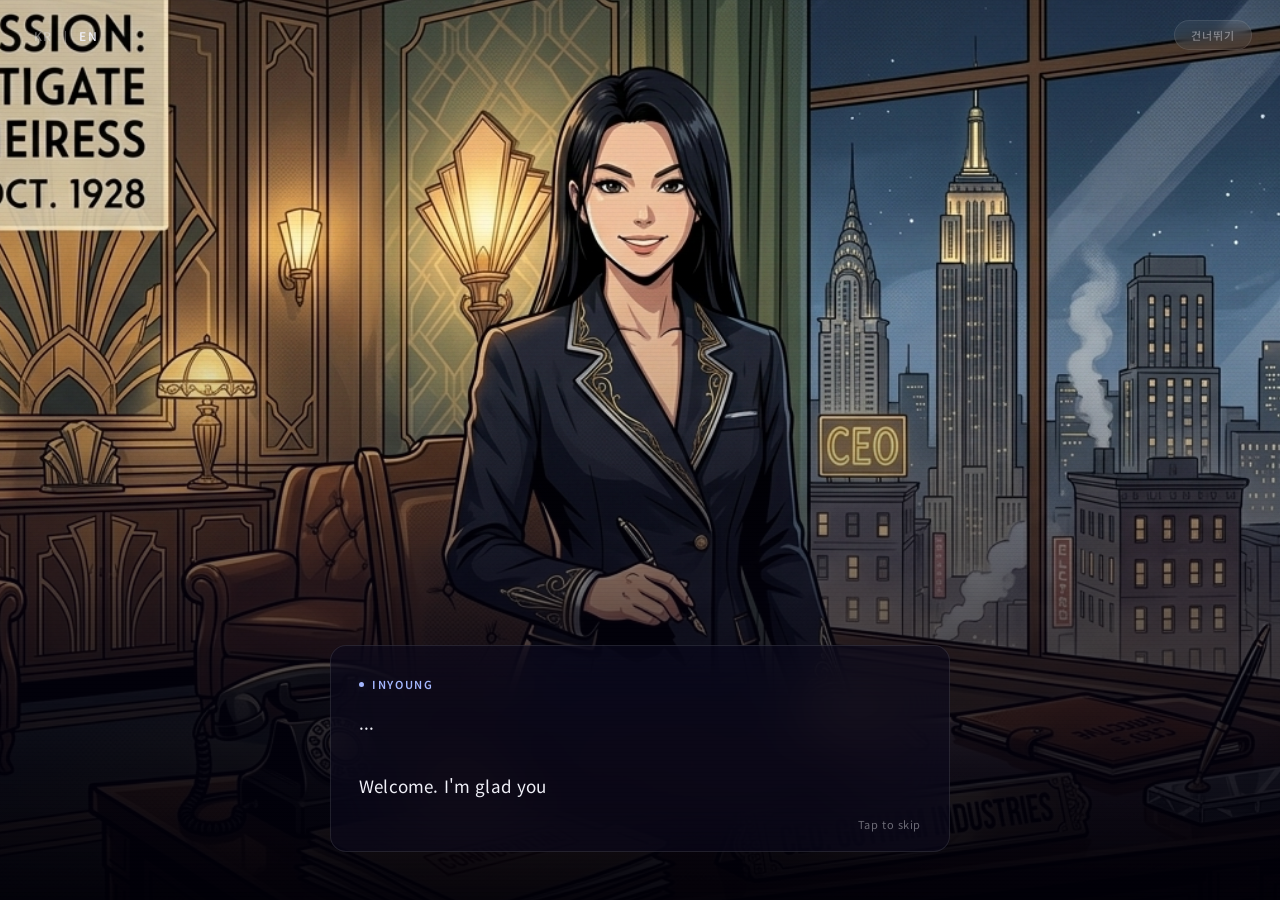
<file: game-intro/index.html>
<!DOCTYPE html>
<html lang="ko">
<head>
  <meta charset="UTF-8" />
  <meta name="viewport" content="width=device-width, initial-scale=1.0" />
  <title>InYoung Choi — Interactive Intro</title>
  <link rel="preconnect" href="https://fonts.googleapis.com" />
  <link href="https://fonts.googleapis.com/css2?family=Noto+Sans+KR:wght@400;500;600;700&display=swap" rel="stylesheet" />
  <link rel="stylesheet" href="style.css" />
</head>
<body>

  <!-- Screen flash overlay (choice feedback) -->
  <div id="flashOverlay" class="flash-overlay"></div>

  <!-- CRT scanline overlay -->
  <div class="crt-overlay"></div>

  <!-- Full-screen background -->
  <div class="scene-bg" id="sceneBg"></div>

  <!-- Bottom gradient for readability -->
  <div class="scene-fade"></div>

  <!-- Top controls -->
  <div class="top-bar">
    <div class="lang-toggle">
      <button class="lang-btn active" data-lang="kr">KR</button>
      <span class="lang-sep">|</span>
      <button class="lang-btn" data-lang="en">EN</button>
    </div>
    <button class="skip-btn" id="skipBtn">건너뛰기</button>
  </div>

  <!-- Game UI: dialogue card + choices stacked -->
  <div class="game-ui">

    <!-- Dialogue card -->
    <div class="dialogue-card" id="dialogueBox">
      <div class="name-badge" id="dialogueName">최인영 / InYoung</div>
      <p class="dialogue-text" id="dialogueText"></p>
      <div class="card-footer">
        <span class="tap-hint hidden" id="tapHint">
          <span class="kr-text">탭하여 건너뛰기</span>
          <span class="en-text">Tap to skip</span>
        </span>
        <span class="dialogue-cursor hidden" id="dialogueCursor">
          <span class="kr-text">계속하려면 클릭 ▼</span>
          <span class="en-text">Click to continue ▼</span>
        </span>
      </div>
    </div>

    <!-- Choice buttons (appear below the card) -->
    <div id="choiceMenu" class="hidden">
      <div id="choiceList"></div>
    </div>

  </div>

  <script src="engine.js"></script>
</body>
</html>
</file>
<file: game-intro/style.css>
/* ============================================
   InYoung Choi — Interactive Portfolio Intro
   Modern Glass UI
   ============================================ */

:root {
  --accent:            #a5b8ff;
  --accent-glow:       rgba(165, 184, 255, 0.2);
  --text:              #f2f2fa;
  --text-muted:        rgba(242, 242, 250, 0.42);
  --card-bg:           rgba(10, 8, 30, 0.52);
  --card-border:       rgba(255, 255, 255, 0.1);
  --btn-bg:            rgba(255, 255, 255, 0.07);
  --btn-hover:         rgba(165, 184, 255, 0.16);
  --btn-border:        rgba(255, 255, 255, 0.14);
  --btn-border-hover:  rgba(165, 184, 255, 0.5);
}

*, *::before, *::after { box-sizing: border-box; margin: 0; padding: 0; }

html, body {
  width: 100%; height: 100%;
  background: #000;
  overflow: hidden;
  font-family: 'Noto Sans KR', sans-serif;
  font-size: 16px;
}

/* ──────────────────────────────────────
   Background Scene
────────────────────────────────────── */
.scene-bg {
  position: fixed;
  inset: -4%;
  background-image: url('assets/npc_backgroud2.png');
  background-size: cover;
  background-position: center top;
  animation: kenBurns 26s ease-in-out infinite alternate;
  z-index: 0;
}

@keyframes kenBurns {
  0%   { transform: scale(1.00) translate(0%,    0%);    }
  40%  { transform: scale(1.07) translate(-1.2%, -0.8%); }
  100% { transform: scale(1.05) translate(0.8%,  0.5%);  }
}

/* ──────────────────────────────────────
   Bottom Gradient
────────────────────────────────────── */
.scene-fade {
  position: fixed;
  left: 0; right: 0; bottom: 0;
  height: 72%;
  background: linear-gradient(
    to bottom,
    transparent           0%,
    rgba(4, 2, 18, 0.12)  22%,
    rgba(4, 2, 18, 0.52)  52%,
    rgba(2, 1, 12, 0.88)  80%,
    rgba(1, 0,  8, 0.97) 100%
  );
  pointer-events: none;
  z-index: 1;
}

/* ──────────────────────────────────────
   CRT Scanlines (very subtle)
────────────────────────────────────── */
.crt-overlay {
  position: fixed;
  inset: 0;
  background: repeating-linear-gradient(
    0deg,
    transparent,
    transparent 3px,
    rgba(0, 0, 0, 0.025) 3px,
    rgba(0, 0, 0, 0.025) 4px
  );
  pointer-events: none;
  z-index: 100;
}

/* ──────────────────────────────────────
   Top Bar
────────────────────────────────────── */
.top-bar {
  position: fixed;
  top: 0; left: 0; right: 0;
  z-index: 50;
  display: flex;
  justify-content: space-between;
  align-items: center;
  padding: 20px 28px;
}

.lang-toggle {
  display: flex;
  align-items: center;
  gap: 6px;
}

.lang-sep {
  color: var(--text-muted);
  font-size: 12px;
}

.lang-btn {
  background: none;
  border: none;
  color: var(--text-muted);
  font-family: 'Noto Sans KR', sans-serif;
  font-size: 12px;
  font-weight: 500;
  letter-spacing: 0.1em;
  cursor: pointer;
  padding: 4px 6px;
  border-radius: 4px;
  transition: color 0.15s;
}

.lang-btn.active,
.lang-btn:hover {
  color: var(--text);
}

.skip-btn {
  background: rgba(255, 255, 255, 0.06);
  border: 1px solid rgba(255, 255, 255, 0.1);
  border-radius: 20px;
  color: var(--text-muted);
  font-family: 'Noto Sans KR', sans-serif;
  font-size: 11px;
  font-weight: 500;
  letter-spacing: 0.08em;
  padding: 6px 16px;
  cursor: pointer;
  transition: all 0.2s;
  backdrop-filter: blur(8px);
}

.skip-btn:hover {
  color: var(--text);
  background: rgba(255, 255, 255, 0.1);
  border-color: rgba(255, 255, 255, 0.2);
}

/* ──────────────────────────────────────
   Game UI Container
────────────────────────────────────── */
.game-ui {
  position: fixed;
  bottom: 48px;
  left: 50%;
  transform: translateX(-50%);
  width: min(620px, 92vw);
  z-index: 20;
  display: flex;
  flex-direction: column;
  gap: 12px;
}

/* ──────────────────────────────────────
   Dialogue Card
────────────────────────────────────── */
.dialogue-card {
  background: var(--card-bg);
  backdrop-filter: blur(28px);
  -webkit-backdrop-filter: blur(28px);
  border: 1px solid var(--card-border);
  border-radius: 16px;
  padding: 22px 28px 18px;
  cursor: pointer;
  user-select: none;
}

/* ──────────────────────────────────────
   Name Badge
────────────────────────────────────── */
.name-badge {
  display: inline-flex;
  align-items: center;
  gap: 8px;
  font-size: 11px;
  font-weight: 600;
  letter-spacing: 0.15em;
  text-transform: uppercase;
  color: var(--accent);
  margin-bottom: 14px;
}

.name-badge::before {
  content: '';
  width: 5px;
  height: 5px;
  border-radius: 50%;
  background: var(--accent);
  box-shadow: 0 0 8px var(--accent-glow);
  flex-shrink: 0;
}

/* ──────────────────────────────────────
   Dialogue Text
────────────────────────────────────── */
.dialogue-text {
  font-size: 17px;
  line-height: 1.85;
  color: var(--text);
  letter-spacing: 0.01em;
  white-space: pre-line;
  min-height: 80px;
}

/* ──────────────────────────────────────
   Card Footer (tap hint / cursor)
────────────────────────────────────── */
.card-footer {
  display: flex;
  justify-content: flex-end;
  align-items: center;
  margin-top: 14px;
  min-height: 18px;
}

.tap-hint {
  font-size: 11px;
  color: var(--text-muted);
  letter-spacing: 0.05em;
}

.tap-hint.hidden { display: none; }

.dialogue-cursor {
  font-size: 11px;
  color: var(--accent);
  letter-spacing: 0.05em;
  animation: pulseOpacity 1.6s ease-in-out infinite;
}

.dialogue-cursor.hidden { display: none; }

@keyframes pulseOpacity {
  0%, 100% { opacity: 0.35; }
  50%       { opacity: 1;    }
}

/* ──────────────────────────────────────
   Choice Menu
────────────────────────────────────── */
#choiceMenu {
  animation: fadeInUp 0.3s ease;
}

#choiceMenu.hidden { display: none; }

@keyframes fadeInUp {
  from { opacity: 0; transform: translateY(10px); }
  to   { opacity: 1; transform: translateY(0);    }
}

#choiceList {
  display: flex;
  flex-direction: column;
  gap: 8px;
}

/* ──────────────────────────────────────
   Choice Buttons
────────────────────────────────────── */
.choice-btn {
  width: 100%;
  background: var(--btn-bg);
  border: 1px solid var(--btn-border);
  border-radius: 50px;
  color: var(--text);
  font-family: 'Noto Sans KR', sans-serif;
  font-size: 15px;
  font-weight: 400;
  line-height: 1.5;
  padding: 12px 24px 12px 20px;
  text-align: left;
  cursor: pointer;
  transition: all 0.2s ease;
  backdrop-filter: blur(12px);
  -webkit-backdrop-filter: blur(12px);
  display: flex;
  align-items: center;
  gap: 14px;
}

.choice-btn::before {
  content: attr(data-num);
  flex-shrink: 0;
  width: 22px;
  height: 22px;
  border: 1px solid rgba(165, 184, 255, 0.3);
  border-radius: 5px;
  font-size: 11px;
  font-weight: 700;
  font-family: 'Inter', monospace, sans-serif;
  color: var(--accent);
  display: inline-flex;
  align-items: center;
  justify-content: center;
  transition: all 0.2s;
}

.choice-btn:hover,
.choice-btn:focus {
  background: var(--btn-hover);
  border-color: var(--btn-border-hover);
  color: #fff;
  transform: translateX(6px);
  outline: none;
}

.choice-btn:hover::before,
.choice-btn:focus::before {
  border-color: var(--accent);
  background: rgba(165, 184, 255, 0.12);
}

.choice-btn .kr-text,
.choice-btn .en-text {
  flex: 1;
}

/* ──────────────────────────────────────
   Screen Flash
────────────────────────────────────── */
.flash-overlay {
  position: fixed;
  inset: 0;
  z-index: 300;
  background: rgba(165, 184, 255, 0.12);
  opacity: 0;
  pointer-events: none;
}

.flash-overlay.flash {
  animation: screenFlash 0.35s ease;
}

@keyframes screenFlash {
  0%   { opacity: 0;    }
  25%  { opacity: 1;    }
  100% { opacity: 0;    }
}

/* ──────────────────────────────────────
   Card Scene-Enter Animation
────────────────────────────────────── */
@keyframes cardIn {
  from { opacity: 0; transform: translateY(16px); }
  to   { opacity: 1; transform: translateY(0);    }
}

.dialogue-card.scene-enter {
  animation: cardIn 0.4s cubic-bezier(0.22, 1, 0.36, 1);
}

/* ──────────────────────────────────────
   Language visibility
────────────────────────────────────── */
body.lang-en .kr-text { display: none; }
body.lang-kr .en-text { display: none; }

/* ──────────────────────────────────────
   Mobile
────────────────────────────────────── */
@media (max-width: 600px) {
  .game-ui {
    bottom: 28px;
    width: 92vw;
  }

  .dialogue-card {
    padding: 18px 20px 14px;
  }

  .dialogue-text {
    font-size: 15px;
  }

  .choice-btn {
    font-size: 14px;
    padding: 11px 22px;
  }
}
</file>
